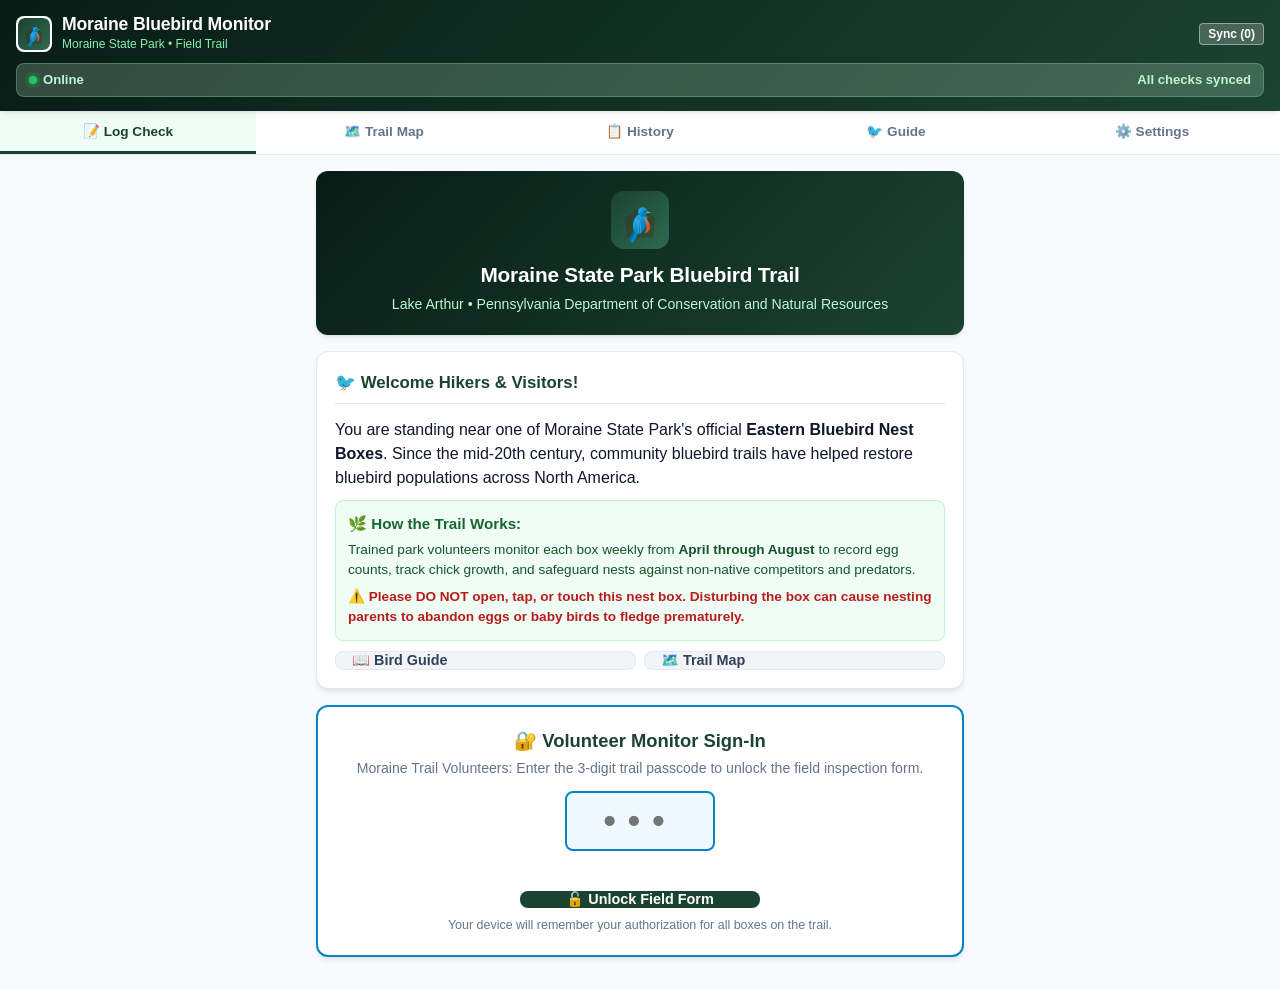
<file: index.html>
<!DOCTYPE html>
<html lang="en">
<head>
  <meta charset="UTF-8">
  <meta name="viewport" content="width=device-width, initial-scale=1.0, maximum-scale=1.0, user-scalable=no">
  <title>Moraine State Park Bluebird Monitor</title>
  
  <!-- PWA & Mobile Meta -->
  <meta name="theme-color" content="#2d6a4f">
  <meta name="apple-mobile-web-app-capable" content="yes">
  <meta name="apple-mobile-web-app-status-bar-style" content="black-translucent">
  <meta name="apple-mobile-web-app-title" content="Moraine Birds">
  <link rel="manifest" href="manifest.json">
  <link rel="icon" type="image/svg+xml" href="icons/icon.svg">
  <link rel="apple-touch-icon" href="icons/icon-192.png">
  
  <link rel="stylesheet" href="lib/leaflet/leaflet.css">
  <link rel="stylesheet" href="styles.css">
</head>
<body>

  <!-- Top App Header -->
  <header class="app-header">
    <div class="header-top">
      <div class="brand">
        <img src="icons/icon.svg" alt="Moraine Bluebirds" class="brand-icon">
        <div class="brand-text">
          <h1>Moraine Bluebird Monitor</h1>
          <p>Moraine State Park • Field Trail</p>
        </div>
      </div>
      <button class="btn-mini-sync" id="btnSyncHeader" title="Sync pending checks">
        Sync (<span id="headerPendingCount">0</span>)
      </button>
    </div>

    <!-- Live Connectivity & Queue Status -->
    <div class="status-banner online" id="statusBanner">
      <div class="status-indicator">
        <span class="dot online" id="statusDot"></span>
        <span id="statusText">Online • Ready</span>
      </div>
      <span id="queueStatusText">All checks synced</span>
    </div>
  </header>

  <!-- Sticky Tabs Navigation -->
  <nav class="app-tabs">
    <button class="tab-btn active" data-tab="tab-form">
      <span>📝 Log Check</span>
    </button>
    <button class="tab-btn" data-tab="tab-map">
      <span>🗺️ Trail Map</span>
    </button>
    <button class="tab-btn" data-tab="tab-history">
      <span>📋 History <span class="tab-badge" id="badgePending" style="display:none">0</span></span>
    </button>
    <button class="tab-btn" data-tab="tab-guide">
      <span>🐦 Guide</span>
    </button>
    <button class="tab-btn" data-tab="tab-settings">
      <span>⚙️ Settings</span>
    </button>
  </nav>

  <!-- Main App Body -->
  <main class="container">

    <!-- ==================== TAB 1: FORM & HIKER WELCOME ==================== -->
    <section class="tab-content active" id="tab-form">

      <!-- Hiker Welcome & Volunteer Passcode Gate (Shown for unverified visitors) -->
      <div id="hikerSection" class="hiker-section" style="display: none;">
        <!-- Hero Banner -->
        <div class="hiker-hero">
          <img src="icons/icon.svg" alt="Moraine Bluebirds" class="hiker-hero-icon">
          <h2>Moraine State Park Bluebird Trail</h2>
          <p>Lake Arthur • Pennsylvania Department of Conservation and Natural Resources</p>
          <div id="hikerScannedBoxPill" class="hiker-box-pill" style="display:none;">
            📍 Nest Box Detected
          </div>
        </div>

        <!-- Educational Information Card -->
        <div class="card">
          <div class="card-header">
            <span class="card-title">🐦 Welcome Hikers & Visitors!</span>
          </div>
          <p class="mb-2">
            You are standing near one of Moraine State Park's official <strong>Eastern Bluebird Nest Boxes</strong>. Since the mid-20th century, community bluebird trails have helped restore bluebird populations across North America.
          </p>
          <div style="background:#f0fdf4; border:1px solid #bbf7d0; border-radius:var(--radius-sm); padding:12px; margin:10px 0;">
            <h4 style="color:#166534; font-size:0.95rem; margin-bottom:4px;">🌿 How the Trail Works:</h4>
            <p style="font-size:0.85rem; color:#14532d; margin-bottom:6px;">
              Trained park volunteers monitor each box weekly from <strong>April through August</strong> to record egg counts, track chick growth, and safeguard nests against non-native competitors and predators.
            </p>
            <p style="font-size:0.85rem; color:#b91c1c; font-weight:700; margin:0;">
              ⚠️ Please DO NOT open, tap, or touch this nest box. Disturbing the box can cause nesting parents to abandon eggs or baby birds to fledge prematurely.
            </p>
          </div>
          <div class="flex-row mt-2">
            <button type="button" class="btn-action secondary flex-1" id="btnHikerOpenGuide">
              📖 Bird Guide
            </button>
            <button type="button" class="btn-action secondary flex-1" id="btnHikerOpenMap">
              🗺️ Trail Map
            </button>
          </div>
        </div>

        <!-- Volunteer Passcode Card -->
        <div class="passcode-card">
          <h3 style="font-size:1.15rem; color:var(--primary); margin-bottom:4px;">🔐 Volunteer Monitor Sign-In</h3>
          <p style="font-size:0.88rem; color:var(--text-muted); margin-bottom:12px;">
            Moraine Trail Volunteers: Enter the 3-digit trail passcode to unlock the field inspection form.
          </p>
          
          <input type="tel" id="passcodeInput" class="passcode-input" maxlength="3" pattern="[0-9]*" inputmode="numeric" placeholder="•••" autocomplete="off">
          
          <div id="passcodeError" class="passcode-error"></div>

          <button type="button" class="btn-action" id="btnUnlockPasscode" style="width:100%; max-width:240px; margin:8px auto 0 auto; display:block;">
            🔓 Unlock Field Form
          </button>
          <p class="helper-text text-center mt-2">
            Your device will remember your authorization for all boxes on the trail.
          </p>
        </div>
      </div>

      <!-- Volunteer Inspection Form Section (Shown when authorized) -->
      <div id="volunteerFormSection">
      <form id="inspectionForm">
        
        <!-- Box Identification Card -->
        <div class="card">
          <div class="card-header">
            <span class="card-title">📍 Box Location & Identifier</span>
          </div>

          <div class="form-group">
            <label for="boxCode">Box Number / Code <span class="required">*</span></label>
            <div class="input-with-action">
              <input type="text" id="boxCode" name="boxCode" placeholder="e.g. Box 14 or MSP-014" required autocomplete="off">
              <button type="button" class="btn-action" id="btnOpenScanner">
                📷 Scan QR
              </button>
            </div>
            <p class="helper-text">Scan box QR code or type box number</p>
          </div>

          <div class="form-group">
            <label for="trailArea">Trail / Area</label>
            <select id="trailArea" name="trailArea">
              <option value="North Shore">North Shore</option>
              <option value="South Shore">South Shore</option>
            </select>
          </div>

          <div class="form-group">
            <label for="volunteerName">Volunteer Name <span class="required">*</span></label>
            <input type="text" id="volunteerName" name="volunteerName" placeholder="Your Full Name" required>
            <p class="helper-text">Saved automatically for future checks</p>
          </div>

          <div class="form-group">
            <label for="checkDateTime">Date & Time</label>
            <input type="datetime-local" id="checkDateTime" name="checkDateTime">
          </div>

          <div class="form-group">
            <label>GPS Coordinates</label>
            <div class="input-with-action">
              <input type="text" id="gpsCoords" name="gpsCoords" placeholder="Latitude, Longitude (Optional)" readonly>
              <button type="button" class="btn-action secondary" id="btnGetGPS">
                📍 Get GPS
              </button>
            </div>
          </div>
        </div>

        <!-- Box Status Card -->
        <div class="card">
          <div class="card-header">
            <span class="card-title">🔍 Box Status & Species</span>
          </div>

          <div class="form-group">
            <label>Box Condition / In Use <span class="required">*</span></label>
            <div class="chips-grid">
              <label class="chip-label">
                <input type="radio" name="boxInUse" value="Active Nest" checked>
                <span class="chip-card">🪺 Active Nest</span>
              </label>
              <label class="chip-label">
                <input type="radio" name="boxInUse" value="Empty / No Nest">
                <span class="chip-card">⚪ Empty / No Nest</span>
              </label>
              <label class="chip-label">
                <input type="radio" name="boxInUse" value="Old Nest Cleaned">
                <span class="chip-card">🧹 Cleaned Out</span>
              </label>
              <label class="chip-label">
                <input type="radio" name="boxInUse" value="Wasps / Competitor Removed">
                <span class="chip-card warning-chip">⚠️ Pests Removed</span>
              </label>
              <label class="chip-label">
                <input type="radio" name="boxInUse" value="Damaged / Needs Repair">
                <span class="chip-card warning-chip">🛠️ Needs Repair</span>
              </label>
            </div>
          </div>

          <div class="form-group">
            <label for="species">Bird Species</label>
            <select id="species" name="species">
              <option value="Eastern Bluebird">Eastern Bluebird</option>
              <option value="Tree Swallow">Tree Swallow</option>
              <option value="House Wren">House Wren</option>
              <option value="Black-capped Chickadee">Black-capped Chickadee</option>
              <option value="Tufted Titmouse">Tufted Titmouse</option>
              <option value="House Sparrow (Invasive - Remove)">House Sparrow (Invasive - Please Remove)</option>
              <option value="None / Empty">None / Empty</option>
              <option value="Other / Unknown">Other / Unknown Species</option>
            </select>
          </div>

          <div class="form-group">
            <label for="nestStage">Nest Building Stage</label>
            <select id="nestStage" name="nestStage">
              <option value="No Nest">No Nest</option>
              <option value="Started / Partial Nest">Started / Partial Nest</option>
              <option value="Completed Nest Cup">Completed Nest Cup</option>
              <option value="Flattened with Droppings (Fledge Sign)">Flattened with Droppings (Fledge Sign)</option>
              <option value="Twig fill (House Wren)">Twig fill (House Wren)</option>
            </select>
          </div>
        </div>

        <!-- Counts Card (Eggs, Young, Fledglings) -->
        <div class="card">
          <div class="card-header">
            <span class="card-title">🥚 Egg & Chick Counts</span>
          </div>

          <!-- Number of Eggs -->
          <div class="form-group">
            <label>Number of Eggs</label>
            <div class="stepper-container">
              <button type="button" class="stepper-btn" data-action="dec" data-target="numEggs">-</button>
              <span class="stepper-value" id="valEggs">0</span>
              <input type="hidden" id="numEggs" name="numEggs" value="0">
              <button type="button" class="stepper-btn" data-action="inc" data-target="numEggs">+</button>
            </div>
          </div>

          <!-- Number of Live Young / Chicks -->
          <div class="form-group">
            <label>Number of Live Chicks / Young</label>
            <div class="stepper-container">
              <button type="button" class="stepper-btn" data-action="dec" data-target="numChicks">-</button>
              <span class="stepper-value" id="valChicks">0</span>
              <input type="hidden" id="numChicks" name="numChicks" value="0">
              <button type="button" class="stepper-btn" data-action="inc" data-target="numChicks">+</button>
            </div>
          </div>

          <div class="form-group">
            <label for="chickStage">Chick Development Stage</label>
            <select id="chickStage" name="chickStage">
              <option value="N/A - No Chicks">N/A - No Chicks</option>
              <option value="Hatchlings / Naked (Days 1-4)">Hatchlings / Naked (Days 1-4)</option>
              <option value="Pin Feathers / Eyes Opening (Days 5-11)">Pin Feathers / Eyes Opening (Days 5-11)</option>
              <option value="Fully Feathered / Near Fledging (Days 12-18)">Fully Feathered / Near Fledging (Days 12-18) *Do not open box after day 13</option>
            </select>
          </div>

          <!-- Number of Dead Young -->
          <div class="form-group">
            <label>Number of Dead Young (if any)</label>
            <div class="stepper-container">
              <button type="button" class="stepper-btn" data-action="dec" data-target="numDead">-</button>
              <span class="stepper-value" id="valDead">0</span>
              <input type="hidden" id="numDead" name="numDead" value="0">
              <button type="button" class="stepper-btn" data-action="inc" data-target="numDead">+</button>
            </div>
          </div>

          <!-- Number of Fledglings -->
          <div class="form-group">
            <label>Number of Fledglings Observed</label>
            <div class="stepper-container">
              <button type="button" class="stepper-btn" data-action="dec" data-target="numFledged">-</button>
              <span class="stepper-value" id="valFledged">0</span>
              <input type="hidden" id="numFledged" name="numFledged" value="0">
              <button type="button" class="stepper-btn" data-action="inc" data-target="numFledged">+</button>
            </div>
          </div>
        </div>

        <!-- Maintenance & Actions Card -->
        <div class="card">
          <div class="card-header">
            <span class="card-title">🛠️ Maintenance & Actions Taken</span>
          </div>

          <div class="form-group">
            <label>Box Condition Checklist</label>
            <div class="checkbox-list">
              <label class="checkbox-item">
                <input type="checkbox" name="actionPredatorGuard" value="Yes" checked>
                <span>Predator Baffle / Guard Intact</span>
              </label>
              <label class="checkbox-item">
                <input type="checkbox" name="actionCleaned" value="Yes">
                <span>Cleaned out old nest after fledge</span>
              </label>
              <label class="checkbox-item">
                <input type="checkbox" name="actionWasps" value="Yes">
                <span>Removed wasp nest / spider egg sacs</span>
              </label>
              <label class="checkbox-item">
                <input type="checkbox" name="actionNeedsRepair" value="Yes">
                <span style="color:var(--danger); font-weight:600;">Box Needs Maintenance / Repair</span>
              </label>
            </div>
          </div>

          <div class="form-group">
            <label for="comments">Comments / Maintenance Notes</label>
            <textarea id="comments" name="comments" rows="3" placeholder="Enter observations, parent bird behavior, predator signs, repair details..."></textarea>
          </div>
        </div>

        <!-- Submit Button -->
        <button type="submit" class="btn-submit" id="btnSubmitCheck">
          <span>💾 Save Inspection Check</span>
        </button>

      </form>
      </div><!-- End #volunteerFormSection -->
    </section>

    <!-- ==================== TAB 2: TRAIL MAP ==================== -->
    <section class="tab-content" id="tab-map">
      <div class="card" style="padding: 14px;">
        <div class="card-header" style="margin-bottom: 8px;">
          <span class="card-title">🗺️ Moraine Bluebird Trail Map</span>
          <button class="btn-action secondary" id="btnRefreshBoxes" title="Refresh box locations from Google Sheet" style="padding: 4px 10px; font-size: 0.78rem;">
            🔄 Refresh Pins
          </button>
        </div>

        <!-- Trail Filter Buttons & Locate Me -->
        <div class="map-controls">
          <div class="map-filter-group" id="mapFilterGroup">
            <button class="map-filter-btn active" data-filter="all">All Boxes</button>
            <button class="map-filter-btn" data-filter="North Shore">North Shore</button>
            <button class="map-filter-btn" data-filter="South Shore">South Shore</button>
          </div>
          <button class="btn-action" id="btnLocateUser" style="padding: 6px 12px; font-size: 0.82rem;">
            📍 My Location
          </button>
        </div>

        <!-- Leaflet Map Frame -->
        <div id="mapContainer" class="map-frame"></div>

        <!-- Map Footer & Legend -->
        <div class="map-footer">
          <div class="map-legend">
            <span class="legend-item"><span class="legend-dot north"></span> North Shore</span>
            <span class="legend-item"><span class="legend-dot south"></span> South Shore</span>
            <span class="legend-item"><span class="legend-dot user"></span> You</span>
          </div>
          <span id="mapBoxCount" class="map-count-badge">Loading boxes...</span>
        </div>
      </div>
    </section>

    <!-- ==================== TAB 3: HISTORY & QUEUE ==================== -->
    <section class="tab-content" id="tab-history">
      <div class="card">
        <div class="card-header">
          <span class="card-title">📋 Local Inspection History</span>
          <button class="btn-action" id="btnSyncHistoryTab">
            🔄 Sync Now
          </button>
        </div>

        <div style="display:flex; justify-content:space-between; margin-bottom:12px; gap:8px;">
          <button class="btn-action secondary flex-1" id="btnExportCSV">
            📥 Export CSV
          </button>
          <button class="btn-action secondary flex-1" id="btnClearSynced">
            🧹 Clear Synced
          </button>
        </div>

        <div id="historyList">
          <p class="text-center" style="color:var(--text-muted); padding:20px;">No inspections recorded yet on this device.</p>
        </div>
      </div>
    </section>

    <!-- ==================== TAB 3: SPECIES GUIDE ==================== -->
    <section class="tab-content" id="tab-guide">
      <div class="card">
        <div class="card-header">
          <span class="card-title">🐦 Moraine State Park Bird & Nest Guide</span>
        </div>

        <!-- Eastern Bluebird -->
        <div class="guide-card">
          <div class="guide-card-title">Eastern Bluebird (Target Native)</div>
          <span class="guide-tag native">✓ Target Native Species</span>
          
          <div class="bird-photo-gallery">
            <div class="bird-photo-item">
              <img src="images/birds/eastern_bluebird_male.jpg" alt="Eastern Bluebird Male" loading="lazy">
              <span class="bird-photo-badge">♂ Male (Vivid Blue / Rust)</span>
            </div>
            <div class="bird-photo-item">
              <img src="images/birds/eastern_bluebird_female.jpg" alt="Eastern Bluebird Female" loading="lazy">
              <span class="bird-photo-badge">♀ Female (Muted Blue-Grey)</span>
            </div>
          </div>

          <p><strong>Identification:</strong> Males are vibrant royal blue with brick-red chest. Females are soft grey-blue with peach/orange wash on chest and blue highlights on wings/tail.</p>
          <p><strong>Nest:</strong> Neat, tidy cup made of fine dry grasses, pine needles, or weed stems.</p>
          <p><strong>Eggs:</strong> 4–6 clear sky-blue (occasionally pure white) unspotted eggs.</p>
          <p><strong>Incubation / Fledge:</strong> 12–14 days incubation; 16–21 days to fledge.</p>
          <p style="color:var(--primary); font-weight:600;">⚠️ Do NOT open the box after Day 13 of chick life to prevent premature fledging.</p>
        </div>

        <!-- Tree Swallow -->
        <div class="guide-card">
          <div class="guide-card-title">Tree Swallow (Native Competitor)</div>
          <span class="guide-tag native">✓ Native Species</span>

          <div class="bird-photo-gallery">
            <div class="bird-photo-item">
              <img src="images/birds/tree_swallow_male.jpg" alt="Tree Swallow Male" loading="lazy">
              <span class="bird-photo-badge">♂ Male (Metallic Blue-Green)</span>
            </div>
            <div class="bird-photo-item">
              <img src="images/birds/tree_swallow_female.jpg" alt="Tree Swallow Female" loading="lazy">
              <span class="bird-photo-badge">♀ Female (Brownish-Green)</span>
            </div>
          </div>

          <p><strong>Identification:</strong> Males have iridescent blue-green back and pure white belly. Females are duller with greenish-brown or brown upperparts.</p>
          <p><strong>Nest:</strong> Grass cup copiously lined with soft white or grey feathers curved over the eggs.</p>
          <p><strong>Eggs:</strong> 4–7 pure white, delicate unspotted eggs.</p>
          <p><strong>Note:</strong> Voracious insect eaters! If paired with a bluebird box 15–20 ft away, both species will nest peacefully side-by-side.</p>
        </div>

        <!-- House Wren -->
        <div class="guide-card">
          <div class="guide-card-title">House Wren (Native Competitor)</div>
          <span class="guide-tag native">✓ Native Protected</span>

          <div class="bird-photo-gallery">
            <div class="bird-photo-item">
              <img src="images/birds/house_wren.jpg" alt="House Wren" loading="lazy">
              <span class="bird-photo-badge">♂ / ♀ Adult (Sexes Alike)</span>
            </div>
          </div>

          <p><strong>Identification:</strong> Small, energetic plain brown bird with barred wings and tail, pale eyebrow, and cocked tail.</p>
          <p><strong>Nest:</strong> Fills entire box almost to the hole with small coarse sticks/twigs, lined with feathers or hair.</p>
          <p><strong>Eggs:</strong> 5–8 tiny pinkish-white eggs heavily speckled with cinnamon-brown dots.</p>
          <p><strong>Note:</strong> Wrens are legally protected under the Migratory Bird Treaty Act. Once they lay an egg, do NOT remove.</p>
        </div>

        <!-- Black-capped Chickadee -->
        <div class="guide-card">
          <div class="guide-card-title">Black-capped Chickadee</div>
          <span class="guide-tag native">✓ Native Species</span>

          <div class="bird-photo-gallery">
            <div class="bird-photo-item">
              <img src="images/birds/chickadee.jpg" alt="Black-capped Chickadee" loading="lazy">
              <span class="bird-photo-badge">♂ / ♀ Adult (Sexes Alike)</span>
            </div>
          </div>

          <p><strong>Identification:</strong> Distinct black cap and black bib, crisp white cheeks, grey back, and buff-tan flanks.</p>
          <p><strong>Nest:</strong> Thick soft base of green moss lined with rabbit fur, deer hair, or downy plant fibers.</p>
          <p><strong>Eggs:</strong> 5–8 white eggs with reddish-brown speckles concentrated around the larger end.</p>
        </div>

        <!-- Tufted Titmouse -->
        <div class="guide-card">
          <div class="guide-card-title">Tufted Titmouse</div>
          <span class="guide-tag native">✓ Native Species</span>

          <div class="bird-photo-gallery">
            <div class="bird-photo-item">
              <img src="images/birds/tufted_titmouse.jpg" alt="Tufted Titmouse" loading="lazy">
              <span class="bird-photo-badge">♂ / ♀ Adult (Sexes Alike)</span>
            </div>
          </div>

          <p><strong>Identification:</strong> Prominent pointed grey crest, large black eyes, black forehead patch, and peach/rust wash on flanks.</p>
          <p><strong>Nest:</strong> Moss, leaves, bark strips, and hair.</p>
          <p><strong>Eggs:</strong> 4–7 creamy white eggs with fine brown and purple speckles.</p>
        </div>

        <!-- House Sparrow -->
        <div class="guide-card">
          <div class="guide-card-title" style="color:var(--danger);">House Sparrow (Invasive Pest)</div>
          <span class="guide-tag invasive">⚠️ Non-Native / Invasive (Remove)</span>

          <div class="bird-photo-gallery">
            <div class="bird-photo-item">
              <img src="images/birds/house_sparrow_male.jpg" alt="House Sparrow Male" loading="lazy">
              <span class="bird-photo-badge">♂ Male (Black Bib / Chestnut)</span>
            </div>
            <div class="bird-photo-item">
              <img src="images/birds/house_sparrow_female.jpg" alt="House Sparrow Female" loading="lazy">
              <span class="bird-photo-badge">♀ Female (Dull Brown / Eyebrow)</span>
            </div>
          </div>

          <p><strong>Identification:</strong> Males have a bold black throat bib, grey crown, chestnut nape, and white cheeks. Females are plain dingy grey-brown with a distinct pale buffy stripe behind the eye.</p>
          <p><strong>Nest:</strong> Messy domed pile of coarse grasses, weeds, straw, trash, paper, and feathers filling the box with a side opening.</p>
          <p><strong>Eggs:</strong> 4–7 dull white or greenish-white eggs heavily blotched with grey and brown.</p>
          <p style="color:var(--danger); font-weight:700;">⚠️ Action Required: House Sparrows kill native bluebird adults and young in the box. In Pennsylvania, they are not protected. All House Sparrow nests and eggs must be completely removed and discarded.</p>
        </div>

      </div>
    </section>

    <!-- ==================== TAB 4: SETTINGS ==================== -->
    <section class="tab-content" id="tab-settings">

      <!-- Volunteer Authorization Status & Security -->
      <div class="card">
        <div class="card-header">
          <span class="card-title">🔐 Volunteer Device Authorization</span>
        </div>
        <p class="mb-2">Control whether this device displays the volunteer inspection form or the public hiker welcome screen.</p>
        
        <div style="display:flex; align-items:center; justify-content:space-between; background:#f8fafc; padding:12px; border-radius:var(--radius-sm); border:1px solid var(--border); margin-bottom:12px;">
          <div>
            <div style="font-weight:700; font-size:0.92rem; color:var(--text-main);">Current Status:</div>
            <div style="font-size:0.8rem; color:var(--text-muted);">Passcode protected (258)</div>
          </div>
          <span id="authStatusBadge" class="history-sync-status synced">✓ Authorized</span>
        </div>

        <button type="button" class="btn-action secondary" id="btnLockDevice" style="width:100%;">
          🔒 Lock Device / Test Hiker View
        </button>
        <p class="helper-text mt-2">Locking the device allows testing the 3-digit PIN gate and educational screen shown to hikers who scan a box QR code.</p>
      </div>

      <div class="card">
        <div class="card-header">
          <span class="card-title">⚙️ Google Sheets Sync & Preferences</span>
        </div>

        <div class="form-group">
          <label for="scriptUrl">Google Apps Script Webhook URL</label>
          <input type="text" id="scriptUrl" placeholder="https://script.google.com/macros/s/.../exec">
          <p class="helper-text">Deployed from your master Google Sheet (dugslade@gmail.com)</p>
          <div class="mt-2">
            <button type="button" class="btn-action secondary" id="btnTestWebhook">
              🧪 Test Connection
            </button>
            <button type="button" class="btn-action" id="btnSaveSettings">
              💾 Save Settings
            </button>
          </div>
        </div>

        <hr style="border:none; border-top:1px solid var(--border); margin:20px 0;">

        <div class="form-group">
          <label for="defaultVolunteer">Default Volunteer Name</label>
          <input type="text" id="defaultVolunteer" placeholder="Your name">
        </div>

        <div class="form-group">
          <label for="defaultTrail">Default Trail / Zone</label>
          <select id="defaultTrail">
            <option value="North Shore">North Shore</option>
            <option value="South Shore">South Shore</option>
          </select>
        </div>

        <hr style="border:none; border-top:1px solid var(--border); margin:20px 0;">

        <div class="form-group">
          <label>Data Management</label>
          <p class="helper-text mb-2">Clear local browser cache on this device if needed.</p>
          <button type="button" class="btn-action secondary" id="btnResetAll" style="color:var(--danger); border-color:var(--danger-bg);">
            🗑️ Clear All Local Data
          </button>
        </div>
      </div>

      <!-- Administrator & Coordinator Tools -->
      <div class="card">
        <div class="card-header">
          <span class="card-title">🛡️ Administrator & Coordinator Tools</span>
        </div>
        <p class="mb-2">Tools for trail coordinators to manage boxes, generate field supplies, and configure trail assets.</p>

        <div class="form-group" style="margin-bottom: 0;">
          <label>Printable Box QR Code Generator</label>
          <p class="helper-text mb-2">Create and print weather-resistant QR code labels for Moraine State Park nest boxes with pre-filled Box # and Trail parameters.</p>
          <a href="qr-generator.html" target="_blank" class="btn-action secondary" style="display:inline-flex; align-items:center; gap:8px; text-decoration:none; justify-content:center; width:100%;">
            🖨️ Open QR Code Generator Page ↗
          </a>
        </div>
      </div>
    </section>

  </main>

  <!-- ==================== QR SCANNER MODAL ==================== -->
  <div class="modal" id="scannerModal">
    <div class="modal-content">
      <div class="modal-header">
        <h3>📷 Scan Box QR Code</h3>
        <button type="button" class="modal-close" id="btnCloseScanner">&times;</button>
      </div>
      <div class="modal-body">
        <div id="reader"></div>
        <p class="helper-text text-center mt-2">Point your camera at the QR code on the bird box.</p>
      </div>
    </div>
  </div>

  <!-- Toast Notification Container -->
  <div class="toast-container" id="toastContainer"></div>

  <!-- Scripts -->
  <script src="lib/leaflet/leaflet.js"></script>
  <script src="lib/html5-qrcode.min.js"></script>
  <script src="app.js"></script>
</body>
</html>
</file>
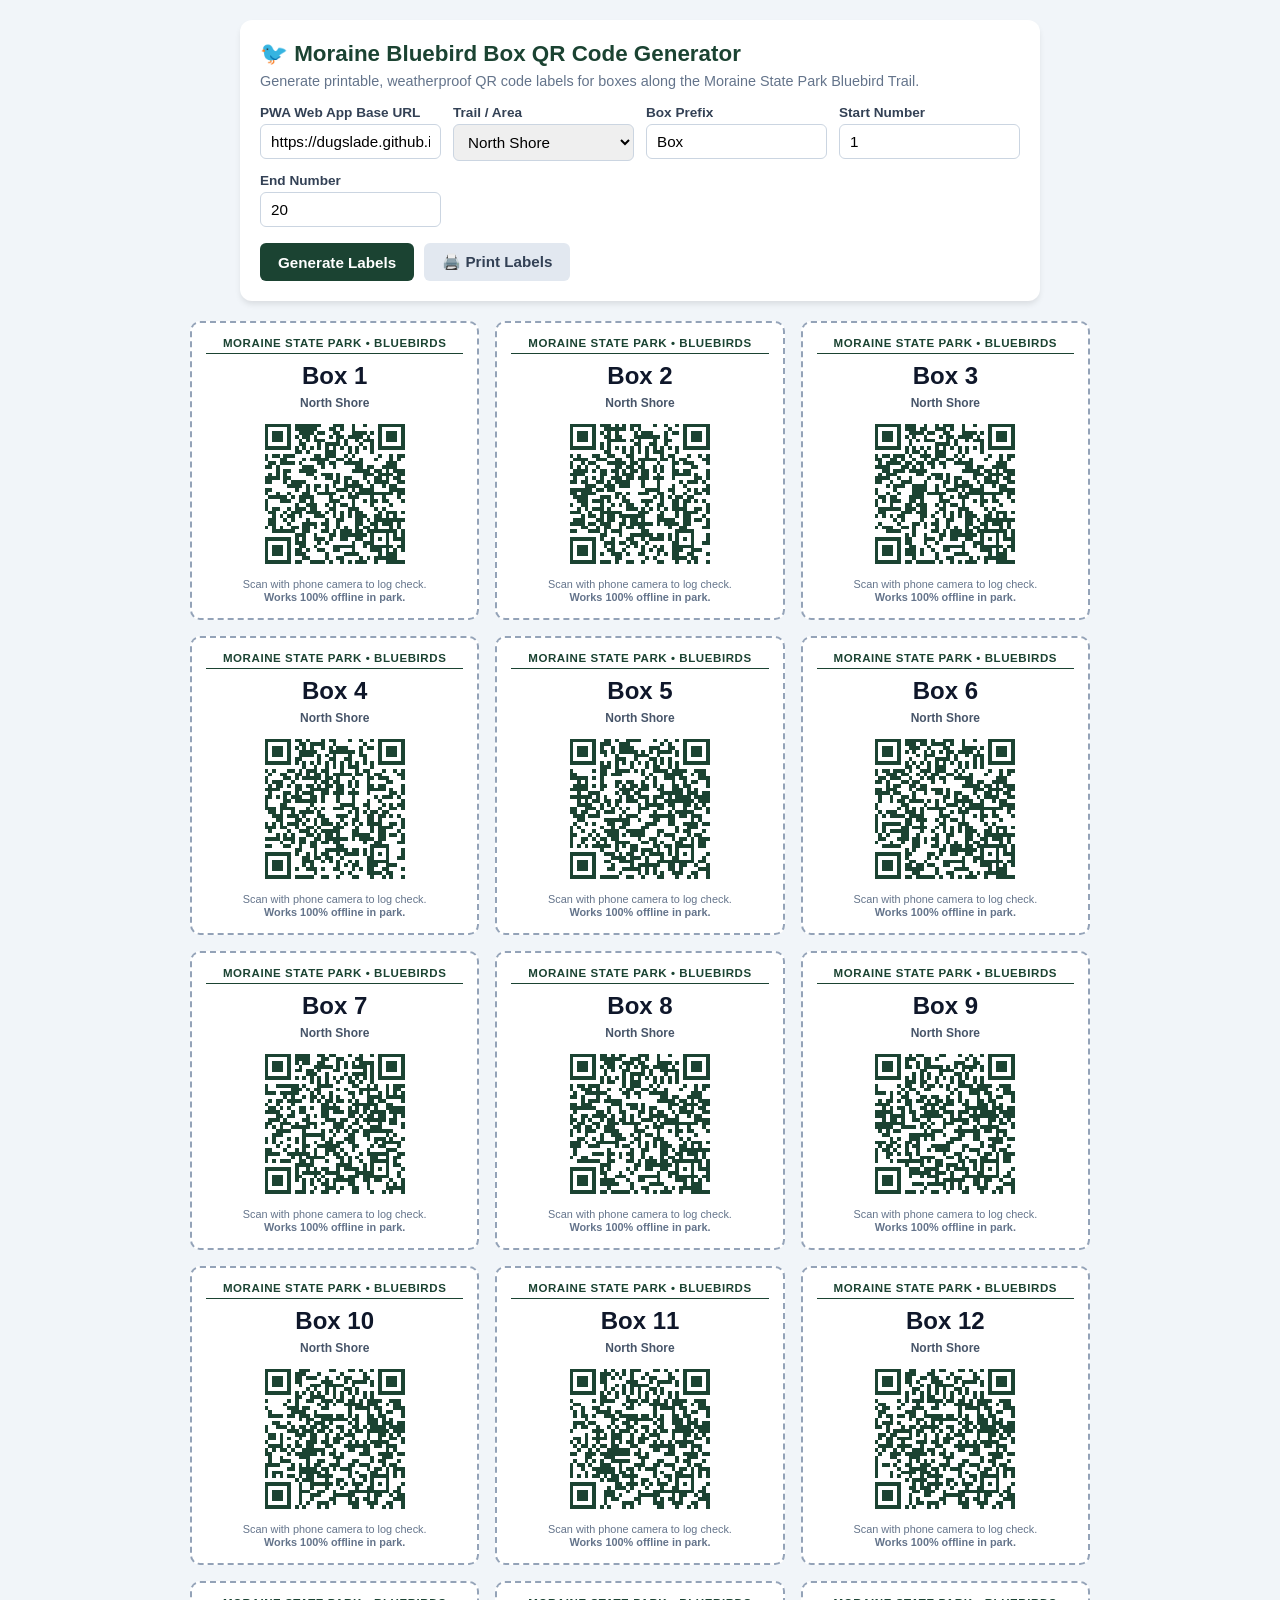
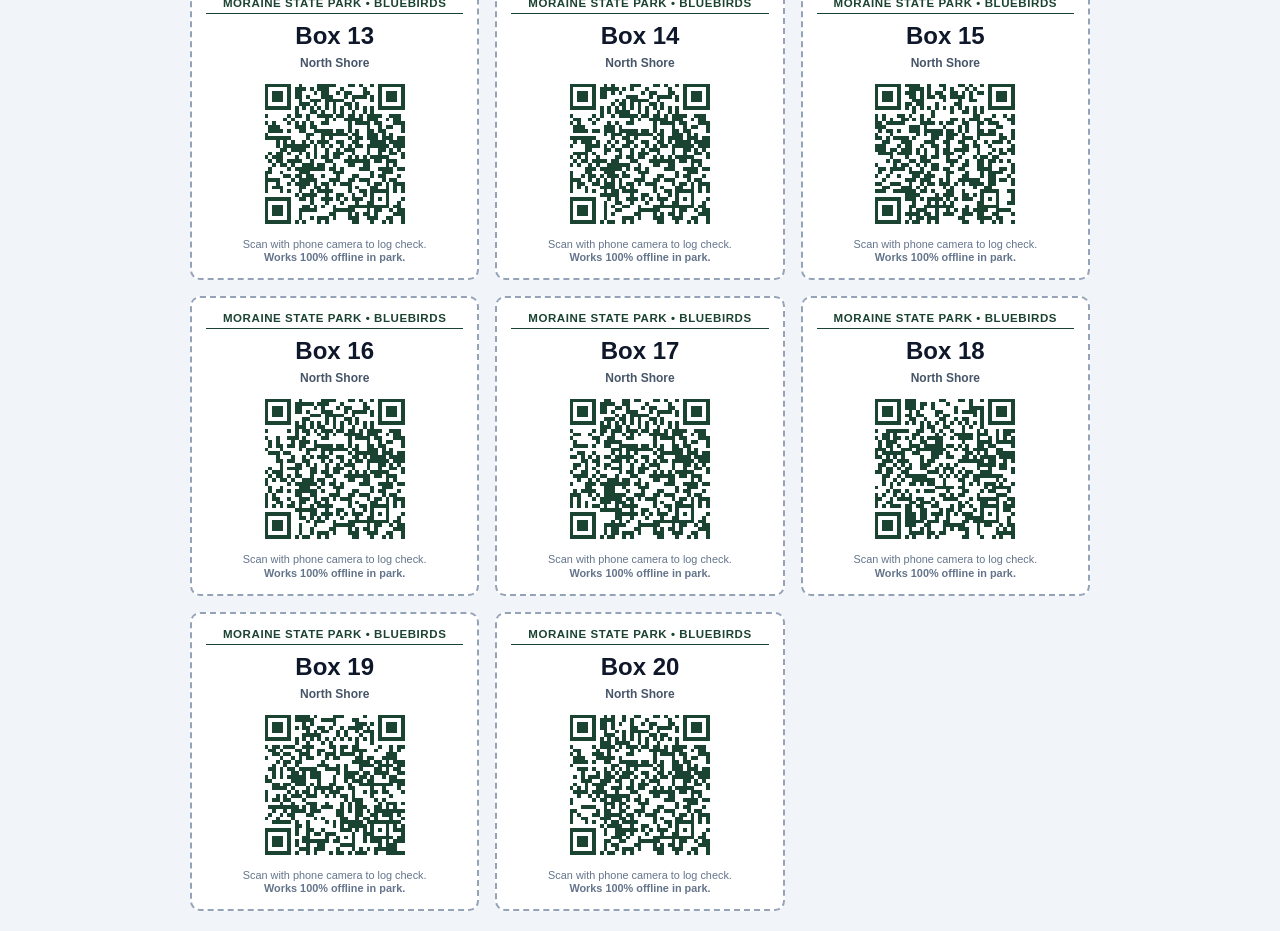
<file: qr-generator.html>
<!DOCTYPE html>
<html lang="en">
<head>
  <meta charset="UTF-8">
  <meta name="viewport" content="width=device-width, initial-scale=1.0">
  <title>Moraine State Park - Bluebird Box QR Code Generator</title>
  <style>
    :root {
      --primary: #1b4332;
      --primary-light: #2d6a4f;
      --border: #cbd5e1;
    }

    * { box-sizing: border-box; margin: 0; padding: 0; }
    body {
      font-family: -apple-system, BlinkMacSystemFont, "Segoe UI", Roboto, Arial, sans-serif;
      background: #f1f5f9;
      color: #0f172a;
      padding: 20px;
    }

    .no-print {
      max-width: 800px;
      margin: 0 auto 20px auto;
      background: #ffffff;
      padding: 20px;
      border-radius: 12px;
      box-shadow: 0 4px 6px -1px rgba(0,0,0,0.1);
    }

    h1 { color: var(--primary); font-size: 1.4rem; margin-bottom: 6px; }
    p { color: #64748b; font-size: 0.9rem; margin-bottom: 16px; }

    .form-grid {
      display: grid;
      grid-template-columns: repeat(auto-fit, minmax(180px, 1fr));
      gap: 12px;
      margin-bottom: 16px;
    }

    label { font-size: 0.85rem; font-weight: 600; color: #334155; display: block; margin-bottom: 4px; }
    input, select {
      width: 100%;
      padding: 8px 10px;
      border: 1px solid var(--border);
      border-radius: 6px;
      font-size: 0.95rem;
    }

    .btn-group { display: flex; gap: 10px; }
    .btn {
      padding: 10px 18px;
      border-radius: 6px;
      border: none;
      font-weight: 600;
      cursor: pointer;
      font-size: 0.95rem;
    }
    .btn-primary { background: var(--primary); color: #ffffff; }
    .btn-primary:hover { background: var(--primary-light); }
    .btn-secondary { background: #e2e8f0; color: #334155; }

    /* Printable Grid Layout */
    .print-sheet {
      display: grid;
      grid-template-columns: repeat(auto-fill, minmax(220px, 1fr));
      gap: 16px;
      max-width: 900px;
      margin: 0 auto;
    }

    .box-label {
      background: #ffffff;
      border: 2px dashed #94a3b8;
      border-radius: 10px;
      padding: 14px;
      text-align: center;
      page-break-inside: avoid;
      display: flex;
      flex-direction: column;
      align-items: center;
      justify-content: space-between;
      min-height: 280px;
    }

    .label-header {
      font-size: 0.72rem;
      font-weight: 700;
      text-transform: uppercase;
      letter-spacing: 0.05em;
      color: var(--primary);
      border-bottom: 1.5px solid var(--primary);
      padding-bottom: 4px;
      width: 100%;
      margin-bottom: 8px;
    }

    .label-box-num {
      font-size: 1.5rem;
      font-weight: 800;
      color: #0f172a;
      margin-bottom: 6px;
    }

    .label-trail {
      font-size: 0.75rem;
      font-weight: 600;
      color: #475569;
      margin-bottom: 8px;
    }

    .qr-holder {
      padding: 6px;
      background: #ffffff;
      border-radius: 6px;
      display: inline-block;
    }

    .qr-holder img, .qr-holder canvas {
      display: block;
      margin: 0 auto;
    }

    .label-footer {
      font-size: 0.68rem;
      color: #64748b;
      margin-top: 8px;
      line-height: 1.2;
    }

    @media print {
      body { background: #ffffff; padding: 0; }
      .no-print { display: none !important; }
      .print-sheet {
        grid-template-columns: repeat(3, 1fr);
        gap: 12px;
        max-width: 100%;
      }
      .box-label {
        border: 1px solid #000000;
        box-shadow: none;
      }
    }
  </style>
</head>
<body>

  <div class="no-print">
    <h1>🐦 Moraine Bluebird Box QR Code Generator</h1>
    <p>Generate printable, weatherproof QR code labels for boxes along the Moraine State Park Bluebird Trail.</p>

    <div class="form-grid">
      <div>
        <label for="appUrl">PWA Web App Base URL</label>
        <input type="text" id="appUrl" value="https://dugslade.github.io/DougBlueBirdProject/" placeholder="https://dugslade.github.io/DougBlueBirdProject/">
      </div>
      <div>
        <label for="trailName">Trail / Area</label>
        <select id="trailName">
          <option value="North Shore">North Shore</option>
          <option value="South Shore">South Shore</option>
        </select>
      </div>
      <div>
        <label for="prefix">Box Prefix</label>
        <input type="text" id="prefix" value="Box ">
      </div>
      <div>
        <label for="startNum">Start Number</label>
        <input type="number" id="startNum" value="1" min="1" max="500">
      </div>
      <div>
        <label for="endNum">End Number</label>
        <input type="number" id="endNum" value="20" min="1" max="500">
      </div>
    </div>

    <div class="btn-group">
      <button class="btn btn-primary" id="btnGenerate">Generate Labels</button>
      <button class="btn btn-secondary" onclick="window.print()">🖨️ Print Labels</button>
    </div>
  </div>

  <!-- Container for rendered labels -->
  <div class="print-sheet" id="labelContainer"></div>

  <script src="lib/qrcode.min.js"></script>
  <script>
    function generateLabels() {
      let appUrl = (document.getElementById('appUrl').value || 'https://dugslade.github.io/DougBlueBirdProject/').trim();
      const trail = document.getElementById('trailName').value.trim();
      const prefix = document.getElementById('prefix').value;
      const start = parseInt(document.getElementById('startNum').value || '1', 10);
      const end = parseInt(document.getElementById('endNum').value || '20', 10);

      const container = document.getElementById('labelContainer');
      container.innerHTML = '';

      for (let i = start; i <= end; i++) {
        const boxId = `${prefix}${i}`;
        
        // Build clean QR link
        let cleanBase = appUrl;
        if (!cleanBase.endsWith('/') && !cleanBase.includes('.html')) {
          cleanBase += '/';
        }
        const sep = cleanBase.includes('?') ? '&' : '?';
        const targetUrl = `${cleanBase}${sep}box=${encodeURIComponent(boxId)}&trail=${encodeURIComponent(trail)}`;

        const card = document.createElement('div');
        card.className = 'box-label';

        const qrId = `qrcode_${i}`;

        card.innerHTML = `
          <div class="label-header">Moraine State Park • Bluebirds</div>
          <div class="label-box-num">${boxId}</div>
          <div class="label-trail">${trail}</div>
          <div class="qr-holder" id="${qrId}"></div>
          <div class="label-footer">
            Scan with phone camera to log check.<br>
            <strong>Works 100% offline in park.</strong>
          </div>
        `;

        container.appendChild(card);

        // Generate QR code
        new QRCode(document.getElementById(qrId), {
          text: targetUrl,
          width: 140,
          height: 140,
          colorDark: "#1b4332",
          colorLight: "#ffffff",
          correctLevel: QRCode.CorrectLevel.M
        });
      }
    }

    document.getElementById('btnGenerate').addEventListener('click', generateLabels);
    // Initial run
    generateLabels();
  </script>
</body>
</html>
</file>
<file: lib/leaflet/leaflet.css>
/* required styles */

.leaflet-pane,
.leaflet-tile,
.leaflet-marker-icon,
.leaflet-marker-shadow,
.leaflet-tile-container,
.leaflet-pane > svg,
.leaflet-pane > canvas,
.leaflet-zoom-box,
.leaflet-image-layer,
.leaflet-layer {
	position: absolute;
	left: 0;
	top: 0;
	}
.leaflet-container {
	overflow: hidden;
	}
.leaflet-tile,
.leaflet-marker-icon,
.leaflet-marker-shadow {
	-webkit-user-select: none;
	   -moz-user-select: none;
	        user-select: none;
	  -webkit-user-drag: none;
	}
/* Prevents IE11 from highlighting tiles in blue */
.leaflet-tile::selection {
	background: transparent;
}
/* Safari renders non-retina tile on retina better with this, but Chrome is worse */
.leaflet-safari .leaflet-tile {
	image-rendering: -webkit-optimize-contrast;
	}
/* hack that prevents hw layers "stretching" when loading new tiles */
.leaflet-safari .leaflet-tile-container {
	width: 1600px;
	height: 1600px;
	-webkit-transform-origin: 0 0;
	}
.leaflet-marker-icon,
.leaflet-marker-shadow {
	display: block;
	}
/* .leaflet-container svg: reset svg max-width decleration shipped in Joomla! (joomla.org) 3.x */
/* .leaflet-container img: map is broken in FF if you have max-width: 100% on tiles */
.leaflet-container .leaflet-overlay-pane svg {
	max-width: none !important;
	max-height: none !important;
	}
.leaflet-container .leaflet-marker-pane img,
.leaflet-container .leaflet-shadow-pane img,
.leaflet-container .leaflet-tile-pane img,
.leaflet-container img.leaflet-image-layer,
.leaflet-container .leaflet-tile {
	max-width: none !important;
	max-height: none !important;
	width: auto;
	padding: 0;
	}

.leaflet-container img.leaflet-tile {
	/* See: https://bugs.chromium.org/p/chromium/issues/detail?id=600120 */
	mix-blend-mode: plus-lighter;
}

.leaflet-container.leaflet-touch-zoom {
	-ms-touch-action: pan-x pan-y;
	touch-action: pan-x pan-y;
	}
.leaflet-container.leaflet-touch-drag {
	-ms-touch-action: pinch-zoom;
	/* Fallback for FF which doesn't support pinch-zoom */
	touch-action: none;
	touch-action: pinch-zoom;
}
.leaflet-container.leaflet-touch-drag.leaflet-touch-zoom {
	-ms-touch-action: none;
	touch-action: none;
}
.leaflet-container {
	-webkit-tap-highlight-color: transparent;
}
.leaflet-container a {
	-webkit-tap-highlight-color: rgba(51, 181, 229, 0.4);
}
.leaflet-tile {
	filter: inherit;
	visibility: hidden;
	}
.leaflet-tile-loaded {
	visibility: inherit;
	}
.leaflet-zoom-box {
	width: 0;
	height: 0;
	-moz-box-sizing: border-box;
	     box-sizing: border-box;
	z-index: 800;
	}
/* workaround for https://bugzilla.mozilla.org/show_bug.cgi?id=888319 */
.leaflet-overlay-pane svg {
	-moz-user-select: none;
	}

.leaflet-pane         { z-index: 400; }

.leaflet-tile-pane    { z-index: 200; }
.leaflet-overlay-pane { z-index: 400; }
.leaflet-shadow-pane  { z-index: 500; }
.leaflet-marker-pane  { z-index: 600; }
.leaflet-tooltip-pane   { z-index: 650; }
.leaflet-popup-pane   { z-index: 700; }

.leaflet-map-pane canvas { z-index: 100; }
.leaflet-map-pane svg    { z-index: 200; }

.leaflet-vml-shape {
	width: 1px;
	height: 1px;
	}
.lvml {
	behavior: url(#default#VML);
	display: inline-block;
	position: absolute;
	}


/* control positioning */

.leaflet-control {
	position: relative;
	z-index: 800;
	pointer-events: visiblePainted; /* IE 9-10 doesn't have auto */
	pointer-events: auto;
	}
.leaflet-top,
.leaflet-bottom {
	position: absolute;
	z-index: 1000;
	pointer-events: none;
	}
.leaflet-top {
	top: 0;
	}
.leaflet-right {
	right: 0;
	}
.leaflet-bottom {
	bottom: 0;
	}
.leaflet-left {
	left: 0;
	}
.leaflet-control {
	float: left;
	clear: both;
	}
.leaflet-right .leaflet-control {
	float: right;
	}
.leaflet-top .leaflet-control {
	margin-top: 10px;
	}
.leaflet-bottom .leaflet-control {
	margin-bottom: 10px;
	}
.leaflet-left .leaflet-control {
	margin-left: 10px;
	}
.leaflet-right .leaflet-control {
	margin-right: 10px;
	}


/* zoom and fade animations */

.leaflet-fade-anim .leaflet-popup {
	opacity: 0;
	-webkit-transition: opacity 0.2s linear;
	   -moz-transition: opacity 0.2s linear;
	        transition: opacity 0.2s linear;
	}
.leaflet-fade-anim .leaflet-map-pane .leaflet-popup {
	opacity: 1;
	}
.leaflet-zoom-animated {
	-webkit-transform-origin: 0 0;
	    -ms-transform-origin: 0 0;
	        transform-origin: 0 0;
	}
svg.leaflet-zoom-animated {
	will-change: transform;
}

.leaflet-zoom-anim .leaflet-zoom-animated {
	-webkit-transition: -webkit-transform 0.25s cubic-bezier(0,0,0.25,1);
	   -moz-transition:    -moz-transform 0.25s cubic-bezier(0,0,0.25,1);
	        transition:         transform 0.25s cubic-bezier(0,0,0.25,1);
	}
.leaflet-zoom-anim .leaflet-tile,
.leaflet-pan-anim .leaflet-tile {
	-webkit-transition: none;
	   -moz-transition: none;
	        transition: none;
	}

.leaflet-zoom-anim .leaflet-zoom-hide {
	visibility: hidden;
	}


/* cursors */

.leaflet-interactive {
	cursor: pointer;
	}
.leaflet-grab {
	cursor: -webkit-grab;
	cursor:    -moz-grab;
	cursor:         grab;
	}
.leaflet-crosshair,
.leaflet-crosshair .leaflet-interactive {
	cursor: crosshair;
	}
.leaflet-popup-pane,
.leaflet-control {
	cursor: auto;
	}
.leaflet-dragging .leaflet-grab,
.leaflet-dragging .leaflet-grab .leaflet-interactive,
.leaflet-dragging .leaflet-marker-draggable {
	cursor: move;
	cursor: -webkit-grabbing;
	cursor:    -moz-grabbing;
	cursor:         grabbing;
	}

/* marker & overlays interactivity */
.leaflet-marker-icon,
.leaflet-marker-shadow,
.leaflet-image-layer,
.leaflet-pane > svg path,
.leaflet-tile-container {
	pointer-events: none;
	}

.leaflet-marker-icon.leaflet-interactive,
.leaflet-image-layer.leaflet-interactive,
.leaflet-pane > svg path.leaflet-interactive,
svg.leaflet-image-layer.leaflet-interactive path {
	pointer-events: visiblePainted; /* IE 9-10 doesn't have auto */
	pointer-events: auto;
	}

/* visual tweaks */

.leaflet-container {
	background: #ddd;
	outline-offset: 1px;
	}
.leaflet-container a {
	color: #0078A8;
	}
.leaflet-zoom-box {
	border: 2px dotted #38f;
	background: rgba(255,255,255,0.5);
	}


/* general typography */
.leaflet-container {
	font-family: "Helvetica Neue", Arial, Helvetica, sans-serif;
	font-size: 12px;
	font-size: 0.75rem;
	line-height: 1.5;
	}


/* general toolbar styles */

.leaflet-bar {
	box-shadow: 0 1px 5px rgba(0,0,0,0.65);
	border-radius: 4px;
	}
.leaflet-bar a {
	background-color: #fff;
	border-bottom: 1px solid #ccc;
	width: 26px;
	height: 26px;
	line-height: 26px;
	display: block;
	text-align: center;
	text-decoration: none;
	color: black;
	}
.leaflet-bar a,
.leaflet-control-layers-toggle {
	background-position: 50% 50%;
	background-repeat: no-repeat;
	display: block;
	}
.leaflet-bar a:hover,
.leaflet-bar a:focus {
	background-color: #f4f4f4;
	}
.leaflet-bar a:first-child {
	border-top-left-radius: 4px;
	border-top-right-radius: 4px;
	}
.leaflet-bar a:last-child {
	border-bottom-left-radius: 4px;
	border-bottom-right-radius: 4px;
	border-bottom: none;
	}
.leaflet-bar a.leaflet-disabled {
	cursor: default;
	background-color: #f4f4f4;
	color: #bbb;
	}

.leaflet-touch .leaflet-bar a {
	width: 30px;
	height: 30px;
	line-height: 30px;
	}
.leaflet-touch .leaflet-bar a:first-child {
	border-top-left-radius: 2px;
	border-top-right-radius: 2px;
	}
.leaflet-touch .leaflet-bar a:last-child {
	border-bottom-left-radius: 2px;
	border-bottom-right-radius: 2px;
	}

/* zoom control */

.leaflet-control-zoom-in,
.leaflet-control-zoom-out {
	font: bold 18px 'Lucida Console', Monaco, monospace;
	text-indent: 1px;
	}

.leaflet-touch .leaflet-control-zoom-in, .leaflet-touch .leaflet-control-zoom-out  {
	font-size: 22px;
	}


/* layers control */

.leaflet-control-layers {
	box-shadow: 0 1px 5px rgba(0,0,0,0.4);
	background: #fff;
	border-radius: 5px;
	}
.leaflet-control-layers-toggle {
	background-image: url(images/layers.png);
	width: 36px;
	height: 36px;
	}
.leaflet-retina .leaflet-control-layers-toggle {
	background-image: url(images/layers-2x.png);
	background-size: 26px 26px;
	}
.leaflet-touch .leaflet-control-layers-toggle {
	width: 44px;
	height: 44px;
	}
.leaflet-control-layers .leaflet-control-layers-list,
.leaflet-control-layers-expanded .leaflet-control-layers-toggle {
	display: none;
	}
.leaflet-control-layers-expanded .leaflet-control-layers-list {
	display: block;
	position: relative;
	}
.leaflet-control-layers-expanded {
	padding: 6px 10px 6px 6px;
	color: #333;
	background: #fff;
	}
.leaflet-control-layers-scrollbar {
	overflow-y: scroll;
	overflow-x: hidden;
	padding-right: 5px;
	}
.leaflet-control-layers-selector {
	margin-top: 2px;
	position: relative;
	top: 1px;
	}
.leaflet-control-layers label {
	display: block;
	font-size: 13px;
	font-size: 1.08333em;
	}
.leaflet-control-layers-separator {
	height: 0;
	border-top: 1px solid #ddd;
	margin: 5px -10px 5px -6px;
	}

/* Default icon URLs */
.leaflet-default-icon-path { /* used only in path-guessing heuristic, see L.Icon.Default */
	background-image: url(images/marker-icon.png);
	}


/* attribution and scale controls */

.leaflet-container .leaflet-control-attribution {
	background: #fff;
	background: rgba(255, 255, 255, 0.8);
	margin: 0;
	}
.leaflet-control-attribution,
.leaflet-control-scale-line {
	padding: 0 5px;
	color: #333;
	line-height: 1.4;
	}
.leaflet-control-attribution a {
	text-decoration: none;
	}
.leaflet-control-attribution a:hover,
.leaflet-control-attribution a:focus {
	text-decoration: underline;
	}
.leaflet-attribution-flag {
	display: inline !important;
	vertical-align: baseline !important;
	width: 1em;
	height: 0.6669em;
	}
.leaflet-left .leaflet-control-scale {
	margin-left: 5px;
	}
.leaflet-bottom .leaflet-control-scale {
	margin-bottom: 5px;
	}
.leaflet-control-scale-line {
	border: 2px solid #777;
	border-top: none;
	line-height: 1.1;
	padding: 2px 5px 1px;
	white-space: nowrap;
	-moz-box-sizing: border-box;
	     box-sizing: border-box;
	background: rgba(255, 255, 255, 0.8);
	text-shadow: 1px 1px #fff;
	}
.leaflet-control-scale-line:not(:first-child) {
	border-top: 2px solid #777;
	border-bottom: none;
	margin-top: -2px;
	}
.leaflet-control-scale-line:not(:first-child):not(:last-child) {
	border-bottom: 2px solid #777;
	}

.leaflet-touch .leaflet-control-attribution,
.leaflet-touch .leaflet-control-layers,
.leaflet-touch .leaflet-bar {
	box-shadow: none;
	}
.leaflet-touch .leaflet-control-layers,
.leaflet-touch .leaflet-bar {
	border: 2px solid rgba(0,0,0,0.2);
	background-clip: padding-box;
	}


/* popup */

.leaflet-popup {
	position: absolute;
	text-align: center;
	margin-bottom: 20px;
	}
.leaflet-popup-content-wrapper {
	padding: 1px;
	text-align: left;
	border-radius: 12px;
	}
.leaflet-popup-content {
	margin: 13px 24px 13px 20px;
	line-height: 1.3;
	font-size: 13px;
	font-size: 1.08333em;
	min-height: 1px;
	}
.leaflet-popup-content p {
	margin: 17px 0;
	margin: 1.3em 0;
	}
.leaflet-popup-tip-container {
	width: 40px;
	height: 20px;
	position: absolute;
	left: 50%;
	margin-top: -1px;
	margin-left: -20px;
	overflow: hidden;
	pointer-events: none;
	}
.leaflet-popup-tip {
	width: 17px;
	height: 17px;
	padding: 1px;

	margin: -10px auto 0;
	pointer-events: auto;

	-webkit-transform: rotate(45deg);
	   -moz-transform: rotate(45deg);
	    -ms-transform: rotate(45deg);
	        transform: rotate(45deg);
	}
.leaflet-popup-content-wrapper,
.leaflet-popup-tip {
	background: white;
	color: #333;
	box-shadow: 0 3px 14px rgba(0,0,0,0.4);
	}
.leaflet-container a.leaflet-popup-close-button {
	position: absolute;
	top: 0;
	right: 0;
	border: none;
	text-align: center;
	width: 24px;
	height: 24px;
	font: 16px/24px Tahoma, Verdana, sans-serif;
	color: #757575;
	text-decoration: none;
	background: transparent;
	}
.leaflet-container a.leaflet-popup-close-button:hover,
.leaflet-container a.leaflet-popup-close-button:focus {
	color: #585858;
	}
.leaflet-popup-scrolled {
	overflow: auto;
	}

.leaflet-oldie .leaflet-popup-content-wrapper {
	-ms-zoom: 1;
	}
.leaflet-oldie .leaflet-popup-tip {
	width: 24px;
	margin: 0 auto;

	-ms-filter: "progid:DXImageTransform.Microsoft.Matrix(M11=0.70710678, M12=0.70710678, M21=-0.70710678, M22=0.70710678)";
	filter: progid:DXImageTransform.Microsoft.Matrix(M11=0.70710678, M12=0.70710678, M21=-0.70710678, M22=0.70710678);
	}

.leaflet-oldie .leaflet-control-zoom,
.leaflet-oldie .leaflet-control-layers,
.leaflet-oldie .leaflet-popup-content-wrapper,
.leaflet-oldie .leaflet-popup-tip {
	border: 1px solid #999;
	}


/* div icon */

.leaflet-div-icon {
	background: #fff;
	border: 1px solid #666;
	}


/* Tooltip */
/* Base styles for the element that has a tooltip */
.leaflet-tooltip {
	position: absolute;
	padding: 6px;
	background-color: #fff;
	border: 1px solid #fff;
	border-radius: 3px;
	color: #222;
	white-space: nowrap;
	-webkit-user-select: none;
	-moz-user-select: none;
	-ms-user-select: none;
	user-select: none;
	pointer-events: none;
	box-shadow: 0 1px 3px rgba(0,0,0,0.4);
	}
.leaflet-tooltip.leaflet-interactive {
	cursor: pointer;
	pointer-events: auto;
	}
.leaflet-tooltip-top:before,
.leaflet-tooltip-bottom:before,
.leaflet-tooltip-left:before,
.leaflet-tooltip-right:before {
	position: absolute;
	pointer-events: none;
	border: 6px solid transparent;
	background: transparent;
	content: "";
	}

/* Directions */

.leaflet-tooltip-bottom {
	margin-top: 6px;
}
.leaflet-tooltip-top {
	margin-top: -6px;
}
.leaflet-tooltip-bottom:before,
.leaflet-tooltip-top:before {
	left: 50%;
	margin-left: -6px;
	}
.leaflet-tooltip-top:before {
	bottom: 0;
	margin-bottom: -12px;
	border-top-color: #fff;
	}
.leaflet-tooltip-bottom:before {
	top: 0;
	margin-top: -12px;
	margin-left: -6px;
	border-bottom-color: #fff;
	}
.leaflet-tooltip-left {
	margin-left: -6px;
}
.leaflet-tooltip-right {
	margin-left: 6px;
}
.leaflet-tooltip-left:before,
.leaflet-tooltip-right:before {
	top: 50%;
	margin-top: -6px;
	}
.leaflet-tooltip-left:before {
	right: 0;
	margin-right: -12px;
	border-left-color: #fff;
	}
.leaflet-tooltip-right:before {
	left: 0;
	margin-left: -12px;
	border-right-color: #fff;
	}

/* Printing */

@media print {
	/* Prevent printers from removing background-images of controls. */
	.leaflet-control {
		-webkit-print-color-adjust: exact;
		print-color-adjust: exact;
		}
	}
</file>
<file: styles.css>
/* Moraine State Park Bluebird Trail Monitor - Styling */
:root {
  --primary: #1b4332;
  --primary-light: #2d6a4f;
  --primary-dark: #081c15;
  --accent-blue: #0284c7;
  --accent-blue-light: #e0f2fe;
  --accent-rust: #c2410c;
  --accent-amber: #d97706;
  --success: #15803d;
  --success-bg: #dcfce7;
  --warning: #b45309;
  --warning-bg: #fef3c7;
  --danger: #b91c1c;
  --danger-bg: #fee2e2;
  --bg-main: #f8fafc;
  --card-bg: #ffffff;
  --text-main: #0f172a;
  --text-muted: #64748b;
  --border: #e2e8f0;
  --radius: 12px;
  --radius-sm: 8px;
  --shadow: 0 4px 6px -1px rgb(0 0 0 / 0.08), 0 2px 4px -2px rgb(0 0 0 / 0.06);
  --shadow-lg: 0 10px 15px -3px rgb(0 0 0 / 0.1), 0 4px 6px -4px rgb(0 0 0 / 0.1);
}

* {
  box-sizing: border-box;
  margin: 0;
  padding: 0;
  -webkit-tap-highlight-color: transparent;
}

body {
  font-family: -apple-system, BlinkMacSystemFont, "Segoe UI", Roboto, Helvetica, Arial, sans-serif;
  background-color: var(--bg-main);
  color: var(--text-main);
  line-height: 1.5;
  font-size: 16px;
  min-height: 100vh;
  display: flex;
  flex-direction: column;
}

/* App Header */
.app-header {
  background: linear-gradient(135deg, var(--primary-dark) 0%, var(--primary) 100%);
  color: #ffffff;
  padding: 14px 16px;
  position: sticky;
  top: 0;
  z-index: 40;
  box-shadow: var(--shadow);
}

.header-top {
  display: flex;
  align-items: center;
  justify-content: space-between;
}

.brand {
  display: flex;
  align-items: center;
  gap: 10px;
}

.brand-icon {
  width: 36px;
  height: 36px;
  border-radius: 8px;
  background: #ffffff;
  padding: 2px;
  flex-shrink: 0;
}

.brand-text h1 {
  font-size: 1.1rem;
  font-weight: 700;
  letter-spacing: -0.01em;
  line-height: 1.2;
}

.brand-text p {
  font-size: 0.75rem;
  color: #86efac;
  font-weight: 500;
}

/* Sync / Connectivity Status Banner */
.status-banner {
  margin-top: 10px;
  padding: 6px 12px;
  border-radius: var(--radius-sm);
  font-size: 0.82rem;
  font-weight: 600;
  display: flex;
  align-items: center;
  justify-content: space-between;
  transition: all 0.3s ease;
}

.status-banner.online {
  background-color: rgba(220, 252, 231, 0.2);
  color: #bbf7d0;
  border: 1px solid rgba(134, 239, 172, 0.3);
}

.status-banner.offline {
  background-color: rgba(254, 243, 199, 0.2);
  color: #fde68a;
  border: 1px solid rgba(251, 191, 36, 0.4);
}

.status-banner.syncing {
  background-color: rgba(224, 242, 254, 0.2);
  color: #bae6fd;
  border: 1px solid rgba(56, 189, 248, 0.4);
}

.status-indicator {
  display: flex;
  align-items: center;
  gap: 6px;
}

.dot {
  width: 8px;
  height: 8px;
  border-radius: 50%;
  display: inline-block;
}

.dot.online { background-color: #22c55e; box-shadow: 0 0 6px #22c55e; }
.dot.offline { background-color: #f59e0b; box-shadow: 0 0 6px #f59e0b; }
.dot.syncing { background-color: #38bdf8; animation: pulse 1s infinite alternate; }

@keyframes pulse {
  0% { transform: scale(0.8); opacity: 0.6; }
  100% { transform: scale(1.2); opacity: 1; }
}

.btn-mini-sync {
  background: rgba(255, 255, 255, 0.2);
  color: #ffffff;
  border: 1px solid rgba(255, 255, 255, 0.4);
  padding: 3px 8px;
  border-radius: 4px;
  font-size: 0.75rem;
  cursor: pointer;
  font-weight: 600;
}
.btn-mini-sync:hover { background: rgba(255, 255, 255, 0.3); }

/* Navigation Tabs */
.app-tabs {
  display: flex;
  background-color: #ffffff;
  border-bottom: 1px solid var(--border);
  position: sticky;
  top: 98px;
  z-index: 30;
}

.tab-btn {
  flex: 1;
  padding: 12px 6px;
  border: none;
  background: none;
  font-size: 0.85rem;
  font-weight: 600;
  color: var(--text-muted);
  cursor: pointer;
  display: flex;
  flex-direction: column;
  align-items: center;
  gap: 4px;
  border-bottom: 3px solid transparent;
  transition: all 0.2s ease;
}

.tab-btn .tab-badge {
  background-color: var(--accent-rust);
  color: #ffffff;
  font-size: 0.7rem;
  padding: 1px 6px;
  border-radius: 10px;
  margin-left: 2px;
}

.tab-btn.active {
  color: var(--primary);
  border-bottom-color: var(--primary);
  background-color: #f0fdf4;
}

/* Main Container */
.container {
  max-width: 680px;
  width: 100%;
  margin: 0 auto;
  padding: 16px;
  flex: 1;
}

.tab-content {
  display: none;
}

.tab-content.active {
  display: block;
}

/* Card Container */
.card {
  background: var(--card-bg);
  border-radius: var(--radius);
  border: 1px solid var(--border);
  box-shadow: var(--shadow);
  padding: 18px;
  margin-bottom: 16px;
}

.card-header {
  display: flex;
  align-items: center;
  justify-content: space-between;
  margin-bottom: 14px;
  padding-bottom: 8px;
  border-bottom: 1px solid var(--border);
}

.card-title {
  font-size: 1.05rem;
  font-weight: 700;
  color: var(--primary);
  display: flex;
  align-items: center;
  gap: 8px;
}

/* Form Styles */
.form-group {
  margin-bottom: 16px;
}

label {
  display: block;
  font-size: 0.88rem;
  font-weight: 600;
  color: #334155;
  margin-bottom: 6px;
}

label .required {
  color: var(--danger);
  margin-left: 2px;
}

.helper-text {
  font-size: 0.78rem;
  color: var(--text-muted);
  margin-top: 4px;
}

input[type="text"],
input[type="datetime-local"],
select,
textarea {
  width: 100%;
  padding: 12px 14px;
  border: 1.5px solid var(--border);
  border-radius: var(--radius-sm);
  font-size: 1rem;
  color: var(--text-main);
  background-color: #ffffff;
  transition: border-color 0.2s ease, box-shadow 0.2s ease;
  font-family: inherit;
}

input:focus,
select:focus,
textarea:focus {
  outline: none;
  border-color: var(--primary);
  box-shadow: 0 0 0 3px rgba(45, 106, 79, 0.15);
}

/* Box Number Row with QR Scanner Button */
.input-with-action {
  display: flex;
  gap: 8px;
}

.input-with-action input {
  flex: 1;
}

.btn-action {
  background-color: var(--primary);
  color: #ffffff;
  border: none;
  border-radius: var(--radius-sm);
  padding: 0 16px;
  font-size: 0.9rem;
  font-weight: 600;
  cursor: pointer;
  display: inline-flex;
  align-items: center;
  gap: 6px;
  white-space: nowrap;
  transition: background-color 0.2s ease;
}

.btn-action:hover {
  background-color: var(--primary-light);
}

.btn-action.secondary {
  background-color: #f1f5f9;
  color: #334155;
  border: 1px solid var(--border);
}
.btn-action.secondary:hover {
  background-color: #e2e8f0;
}

/* Stepper Component (Large touch targets for numbers) */
.stepper-container {
  display: flex;
  align-items: center;
  justify-content: space-between;
  background-color: #f8fafc;
  border: 1.5px solid var(--border);
  border-radius: var(--radius-sm);
  padding: 4px;
}

.stepper-btn {
  width: 48px;
  height: 48px;
  border-radius: 6px;
  border: 1px solid var(--border);
  background-color: #ffffff;
  color: var(--primary);
  font-size: 1.4rem;
  font-weight: 700;
  cursor: pointer;
  display: flex;
  align-items: center;
  justify-content: center;
  box-shadow: 0 1px 2px rgba(0, 0, 0, 0.05);
  user-select: none;
}

.stepper-btn:active {
  background-color: #e2e8f0;
  transform: scale(0.96);
}

.stepper-value {
  font-size: 1.4rem;
  font-weight: 700;
  color: var(--primary-dark);
  min-width: 40px;
  text-align: center;
}

/* Radio Chip Groups */
.chips-grid {
  display: grid;
  grid-template-columns: repeat(auto-fill, minmax(130px, 1fr));
  gap: 8px;
}

.chip-label {
  position: relative;
  cursor: pointer;
  margin-bottom: 0;
}

.chip-label input[type="radio"],
.chip-label input[type="checkbox"] {
  position: absolute;
  opacity: 0;
  width: 0;
  height: 0;
}

.chip-card {
  padding: 10px 12px;
  border: 1.5px solid var(--border);
  border-radius: var(--radius-sm);
  background-color: #ffffff;
  text-align: center;
  font-size: 0.88rem;
  font-weight: 600;
  color: #475569;
  transition: all 0.2s ease;
  display: flex;
  flex-direction: column;
  align-items: center;
  justify-content: center;
  min-height: 48px;
}

.chip-label input:checked + .chip-card {
  background-color: #f0fdf4;
  border-color: var(--primary);
  color: var(--primary);
  box-shadow: 0 0 0 1px var(--primary);
}

.chip-card.warning-chip {
  color: #b45309;
}
.chip-label input:checked + .chip-card.warning-chip {
  background-color: #fffbeb;
  border-color: #d97706;
  color: #b45309;
}

/* Checkbox options list */
.checkbox-list {
  display: flex;
  flex-direction: column;
  gap: 8px;
}

.checkbox-item {
  display: flex;
  align-items: center;
  gap: 10px;
  padding: 8px 12px;
  background-color: #f8fafc;
  border: 1px solid var(--border);
  border-radius: var(--radius-sm);
  cursor: pointer;
}

.checkbox-item input[type="checkbox"] {
  width: 20px;
  height: 20px;
  accent-color: var(--primary);
}

/* Big Submit Buttons */
.btn-submit {
  width: 100%;
  padding: 16px;
  background: linear-gradient(135deg, var(--primary) 0%, var(--primary-light) 100%);
  color: #ffffff;
  border: none;
  border-radius: var(--radius);
  font-size: 1.1rem;
  font-weight: 700;
  cursor: pointer;
  box-shadow: var(--shadow);
  display: flex;
  align-items: center;
  justify-content: center;
  gap: 10px;
  transition: transform 0.1s ease, filter 0.2s ease;
}

.btn-submit:active {
  transform: scale(0.98);
}

.btn-submit:hover {
  filter: brightness(1.05);
}

/* Map View Styling */
.map-frame {
  width: 100%;
  height: 440px;
  border-radius: var(--radius-sm);
  border: 1.5px solid var(--border);
  z-index: 10;
  margin-bottom: 8px;
  background-color: #e2e8f0;
}

.map-controls {
  display: flex;
  justify-content: space-between;
  align-items: center;
  gap: 8px;
  margin-bottom: 8px;
  flex-wrap: wrap;
}

.map-filter-group {
  display: flex;
  gap: 4px;
}

.map-filter-btn {
  padding: 5px 10px;
  font-size: 0.78rem;
  font-weight: 600;
  border-radius: 20px;
  border: 1px solid var(--border);
  background: #f8fafc;
  color: #475569;
  cursor: pointer;
  transition: all 0.2s ease;
}

.map-filter-btn.active {
  background: var(--primary);
  color: #ffffff;
  border-color: var(--primary);
}

.map-footer {
  display: flex;
  justify-content: space-between;
  align-items: center;
  font-size: 0.78rem;
  color: var(--text-muted);
  padding-top: 4px;
}

.map-legend {
  display: flex;
  gap: 12px;
  align-items: center;
}

.legend-item {
  display: inline-flex;
  align-items: center;
  gap: 4px;
  font-weight: 600;
}

.legend-dot {
  width: 10px;
  height: 10px;
  border-radius: 50%;
  display: inline-block;
}

.legend-dot.north { background-color: #0284c7; }
.legend-dot.south { background-color: #16a34a; }
.legend-dot.user { background-color: #ef4444; box-shadow: 0 0 6px #ef4444; }

.map-count-badge {
  font-weight: 700;
  color: var(--primary);
}

/* Custom Leaflet Marker Badges */
.custom-box-pin {
  display: flex;
  align-items: center;
  justify-content: center;
  width: 32px;
  height: 32px;
  border-radius: 50%;
  color: #ffffff;
  font-weight: 800;
  font-size: 11px;
  border: 2px solid #ffffff;
  box-shadow: 0 2px 6px rgba(0,0,0,0.3);
}

.custom-box-pin.north { background: #0284c7; }
.custom-box-pin.south { background: #16a34a; }

.user-pulse-marker {
  width: 16px;
  height: 16px;
  background: #ef4444;
  border: 2px solid #ffffff;
  border-radius: 50%;
  box-shadow: 0 0 0 rgba(239, 68, 68, 0.4);
  animation: userPulse 1.8s infinite;
}

@keyframes userPulse {
  0% { box-shadow: 0 0 0 0 rgba(239, 68, 68, 0.7); }
  70% { box-shadow: 0 0 0 14px rgba(239, 68, 68, 0); }
  100% { box-shadow: 0 0 0 0 rgba(239, 68, 68, 0); }
}

.map-popup-card {
  padding: 4px;
}
.map-popup-card h4 {
  font-size: 1rem;
  color: var(--primary);
  margin-bottom: 2px;
}
.map-popup-card p {
  font-size: 0.8rem;
  color: #475569;
  margin-bottom: 6px;
}
.map-popup-btn {
  display: block;
  width: 100%;
  padding: 6px 10px;
  background: var(--primary);
  color: #ffffff !important;
  text-decoration: none;
  border-radius: 4px;
  font-size: 0.82rem;
  font-weight: 700;
  text-align: center;
  cursor: pointer;
}

/* History List & Cards */
.history-item {
  background: #ffffff;
  border: 1px solid var(--border);
  border-radius: var(--radius-sm);
  padding: 14px;
  margin-bottom: 12px;
  box-shadow: 0 1px 3px rgba(0,0,0,0.05);
}

.history-item-header {
  display: flex;
  justify-content: space-between;
  align-items: flex-start;
  margin-bottom: 8px;
}

.history-box-badge {
  background-color: var(--primary-dark);
  color: #ffffff;
  font-weight: 700;
  font-size: 0.88rem;
  padding: 4px 10px;
  border-radius: 6px;
}

.history-sync-status {
  font-size: 0.78rem;
  font-weight: 600;
  padding: 3px 8px;
  border-radius: 12px;
}

.history-sync-status.synced {
  background-color: var(--success-bg);
  color: var(--success);
}

.history-sync-status.pending {
  background-color: var(--warning-bg);
  color: var(--warning);
}

.history-stats {
  display: grid;
  grid-template-columns: repeat(3, 1fr);
  gap: 6px;
  background-color: #f8fafc;
  padding: 8px 10px;
  border-radius: 6px;
  font-size: 0.82rem;
  margin-top: 8px;
}

.history-stat-label {
  color: var(--text-muted);
  font-size: 0.72rem;
  text-transform: uppercase;
}

.history-stat-val {
  font-weight: 700;
  color: var(--text-main);
}

/* Modal for QR Scanner */
.modal {
  display: none;
  position: fixed;
  top: 0;
  left: 0;
  right: 0;
  bottom: 0;
  background: rgba(0, 0, 0, 0.8);
  z-index: 100;
  padding: 16px;
  align-items: center;
  justify-content: center;
}

.modal.active {
  display: flex;
}

.modal-content {
  background: #ffffff;
  border-radius: var(--radius);
  max-width: 480px;
  width: 100%;
  overflow: hidden;
  box-shadow: var(--shadow-lg);
}

.modal-header {
  padding: 14px 16px;
  background: var(--primary);
  color: #ffffff;
  display: flex;
  justify-content: space-between;
  align-items: center;
}

.modal-header h3 {
  font-size: 1.05rem;
}

.modal-close {
  background: none;
  border: none;
  color: #ffffff;
  font-size: 1.5rem;
  cursor: pointer;
  line-height: 1;
}

.modal-body {
  padding: 16px;
}

#reader {
  width: 100%;
  border-radius: 8px;
  overflow: hidden;
}

/* Toast Alerts */
.toast-container {
  position: fixed;
  bottom: 20px;
  left: 50%;
  transform: translateX(-50%);
  z-index: 120;
  width: 90%;
  max-width: 400px;
}

.toast {
  background-color: #1e293b;
  color: #ffffff;
  padding: 12px 16px;
  border-radius: var(--radius-sm);
  font-size: 0.9rem;
  font-weight: 600;
  box-shadow: var(--shadow-lg);
  margin-top: 8px;
  display: flex;
  align-items: center;
  justify-content: space-between;
  animation: slideUp 0.3s ease;
}

.toast.success { background-color: #15803d; }
.toast.warning { background-color: #b45309; }
.toast.danger { background-color: #b91c1c; }

@keyframes slideUp {
  from { transform: translateY(20px); opacity: 0; }
  to { transform: translateY(0); opacity: 1; }
}

/* Quick Species Guide Cards */
.guide-card {
  border: 1px solid var(--border);
  border-radius: var(--radius-sm);
  padding: 14px;
  margin-bottom: 12px;
  background: #ffffff;
}

.guide-card-title {
  font-size: 1rem;
  font-weight: 700;
  color: var(--primary);
  margin-bottom: 4px;
}

.guide-tag {
  display: inline-block;
  font-size: 0.72rem;
  font-weight: 700;
  padding: 2px 8px;
  border-radius: 4px;
  margin-bottom: 8px;
}
.guide-tag.native { background: #dcfce7; color: #15803d; }
.guide-tag.invasive { background: #fee2e2; color: #b91c1c; }

/* Bird Photo Gallery & Badges */
.bird-photo-gallery {
  display: flex;
  flex-wrap: wrap;
  gap: 8px;
  margin: 10px 0 12px 0;
}

.bird-photo-item {
  position: relative;
  flex: 1 1 140px;
  max-width: 250px;
  border-radius: var(--radius-sm);
  overflow: hidden;
  border: 1px solid var(--border);
  background: #f1f5f9;
}

.bird-photo-item img {
  width: 100%;
  height: 145px;
  object-fit: cover;
  object-position: center;
  display: block;
  transition: transform 0.2s ease;
}

.bird-photo-item:hover img {
  transform: scale(1.04);
}

.bird-photo-badge {
  position: absolute;
  bottom: 6px;
  left: 6px;
  background: rgba(15, 23, 42, 0.82);
  color: #ffffff;
  font-size: 0.72rem;
  font-weight: 700;
  padding: 2px 7px;
  border-radius: 4px;
  backdrop-filter: blur(2px);
  letter-spacing: 0.02em;
}

/* Hiker Welcome & Passcode Gate */
.hiker-section {
  display: block;
}

.hiker-hero {
  text-align: center;
  padding: 20px 14px;
  background: linear-gradient(135deg, #081c15 0%, #1b4332 100%);
  color: #ffffff;
  border-radius: var(--radius);
  margin-bottom: 16px;
  box-shadow: var(--shadow);
}

.hiker-hero-icon {
  width: 58px;
  height: 58px;
  margin: 0 auto 10px auto;
  display: block;
}

.hiker-hero h2 {
  font-size: 1.3rem;
  font-weight: 800;
  margin-bottom: 4px;
  letter-spacing: -0.01em;
}

.hiker-hero p {
  font-size: 0.88rem;
  color: #bbf7d0;
}

.hiker-box-pill {
  display: inline-block;
  background: #ffffff;
  color: var(--primary);
  font-weight: 800;
  padding: 4px 14px;
  border-radius: 20px;
  margin-top: 10px;
  font-size: 0.95rem;
  box-shadow: 0 2px 4px rgba(0,0,0,0.1);
}

.passcode-card {
  background: #ffffff;
  border: 2px solid var(--accent-blue);
  border-radius: var(--radius);
  padding: 20px;
  margin-bottom: 16px;
  box-shadow: var(--shadow);
  text-align: center;
}

.passcode-input {
  width: 150px !important;
  font-size: 2.2rem !important;
  font-weight: 800 !important;
  text-align: center !important;
  letter-spacing: 12px !important;
  padding: 8px !important;
  margin: 12px auto !important;
  display: block !important;
  border: 2.5px solid var(--accent-blue) !important;
  border-radius: var(--radius-sm) !important;
  color: var(--primary) !important;
  background: #f0f9ff !important;
}

.passcode-error {
  color: var(--danger);
  font-size: 0.85rem;
  font-weight: 700;
  margin-top: 6px;
  min-height: 20px;
}

/* Utilities */
.text-center { text-align: center; }
.mt-2 { margin-top: 8px; }
.mt-4 { margin-top: 16px; }
.mb-2 { margin-bottom: 8px; }
.mb-4 { margin-bottom: 16px; }
.flex-row { display: flex; gap: 8px; }
.flex-1 { flex: 1; }
</file>
